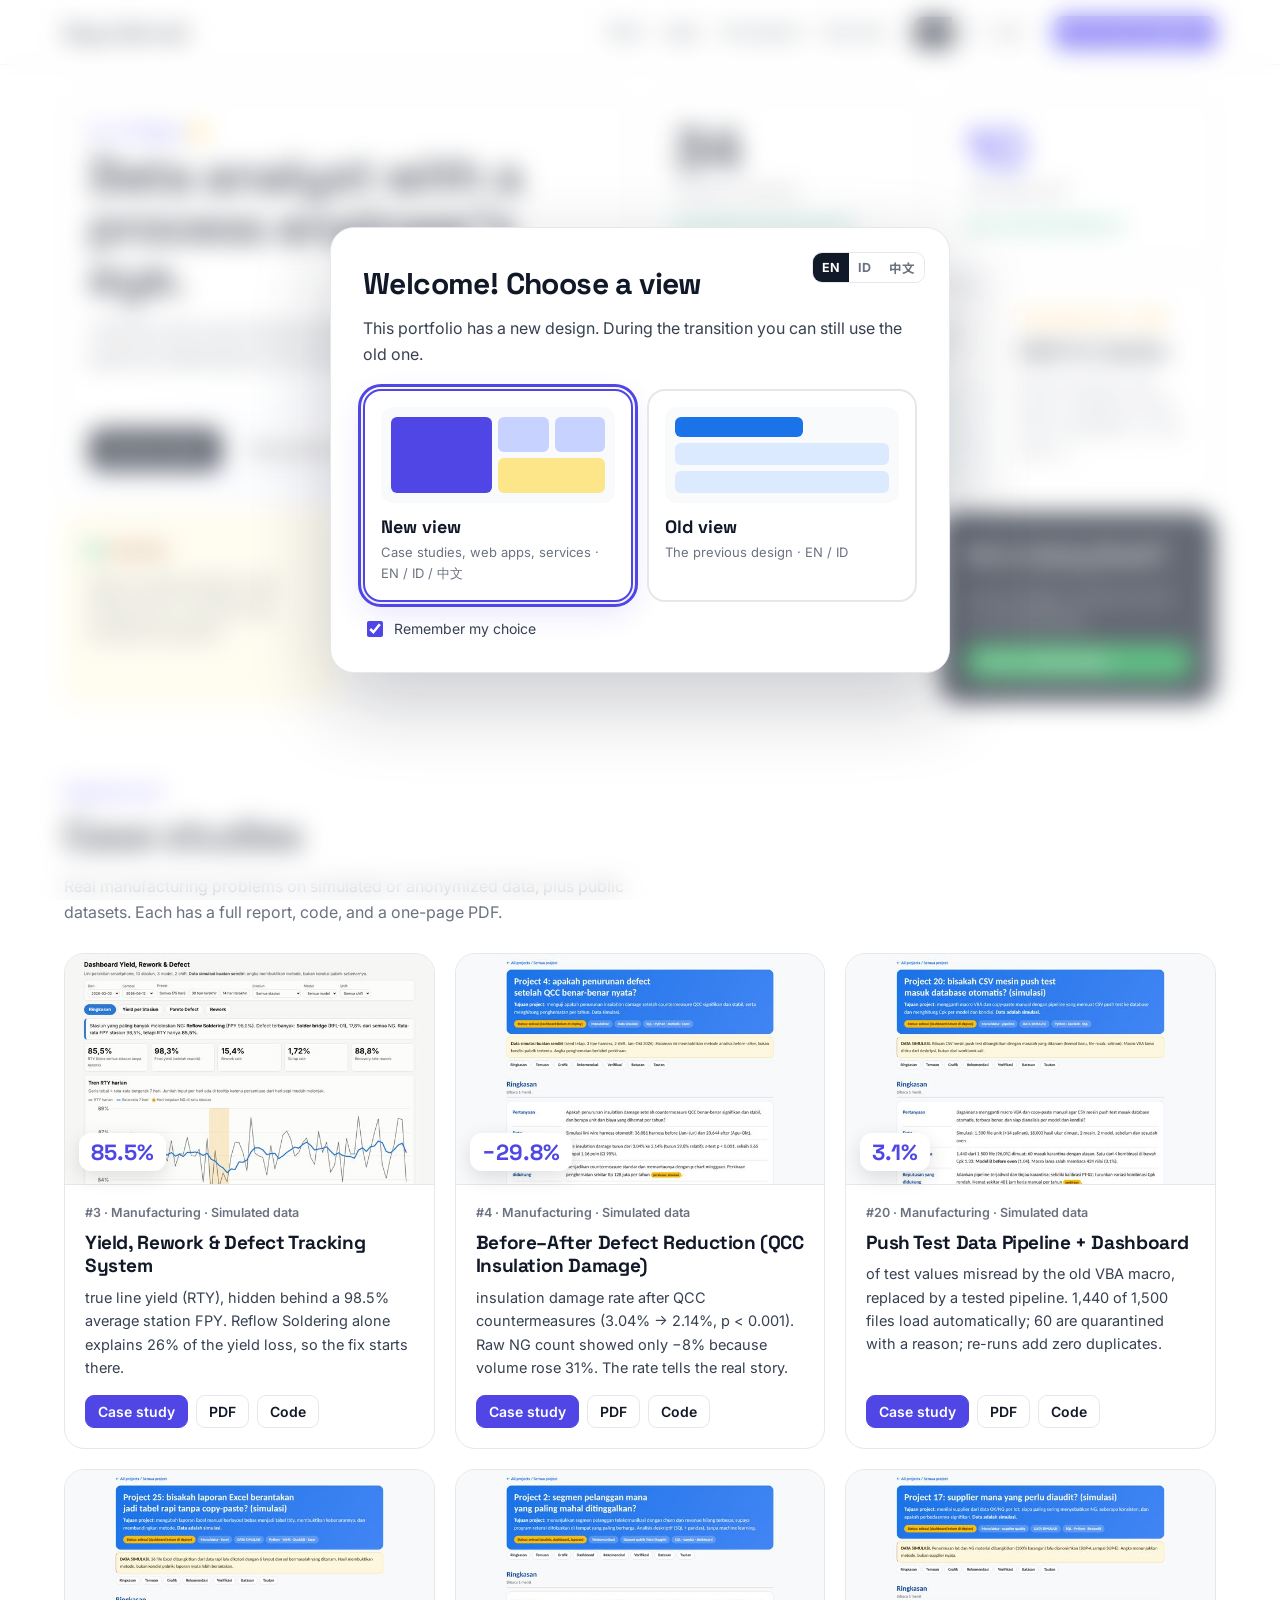
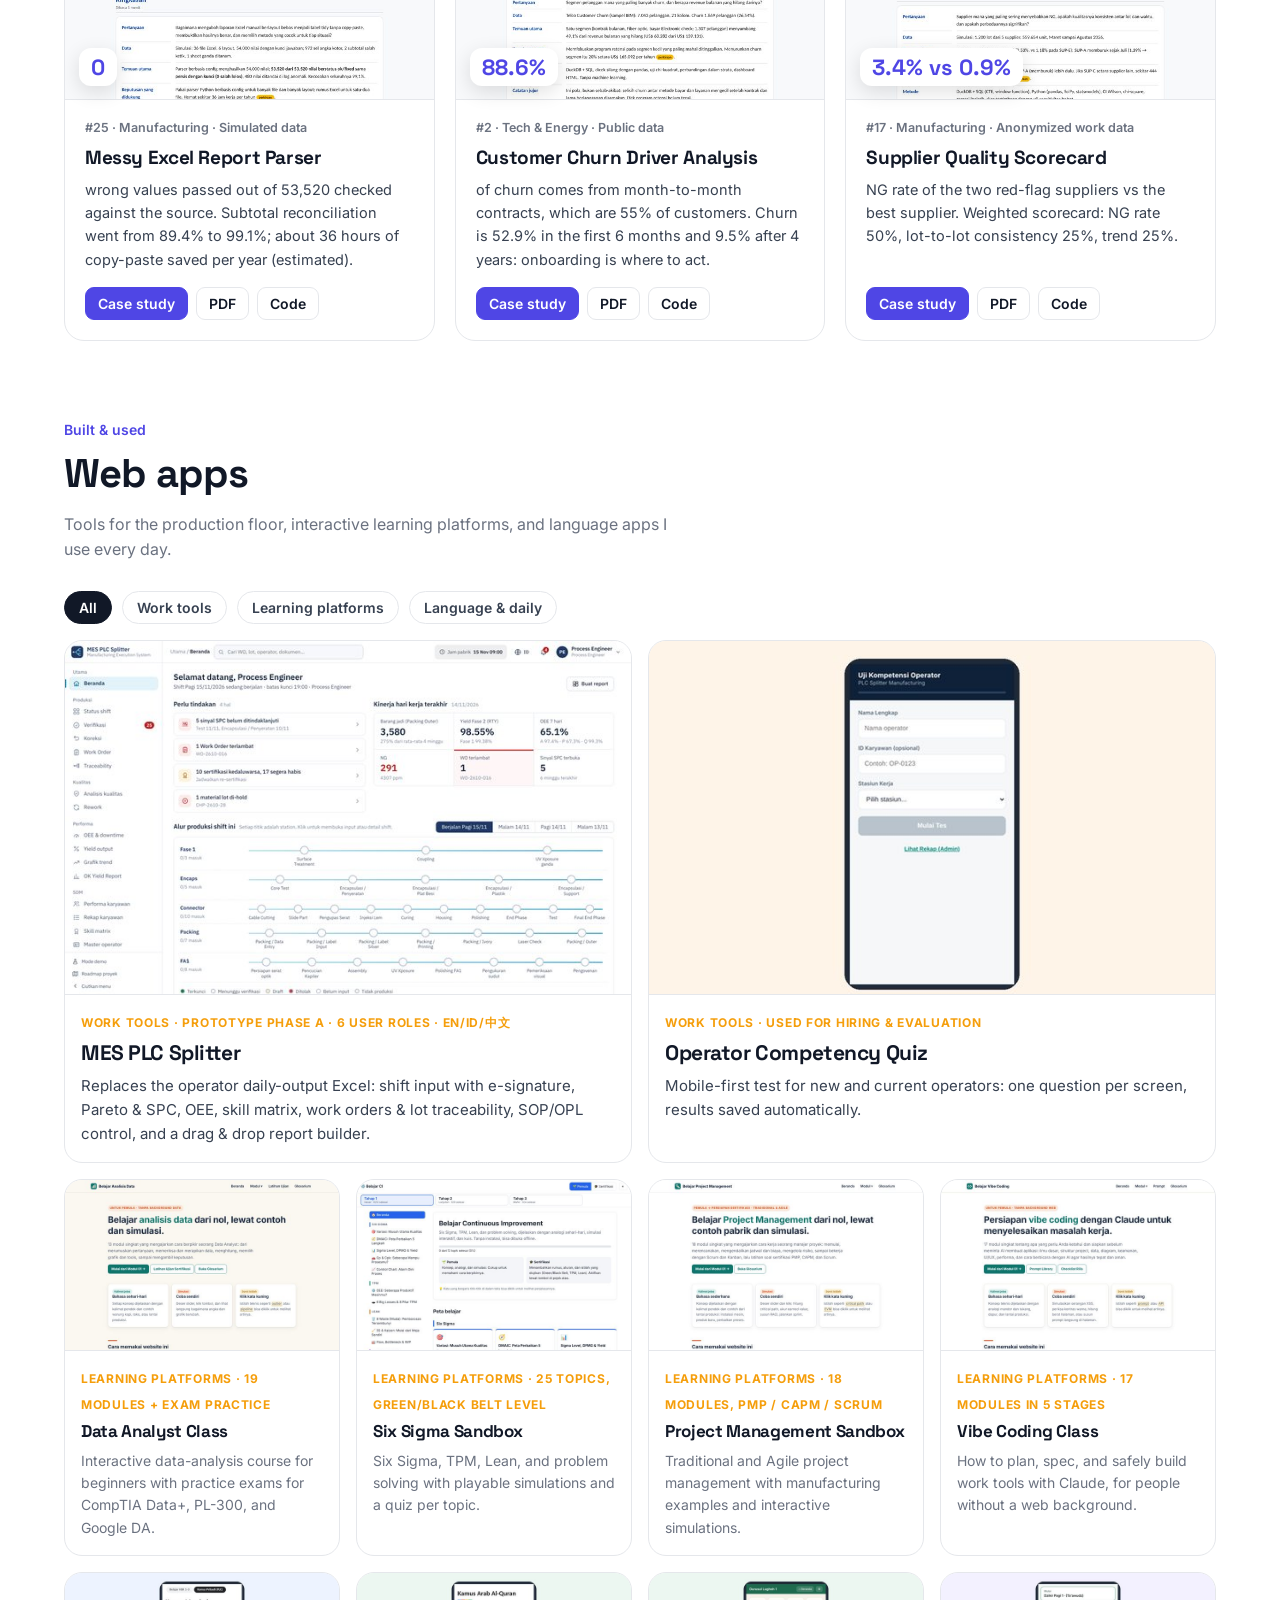
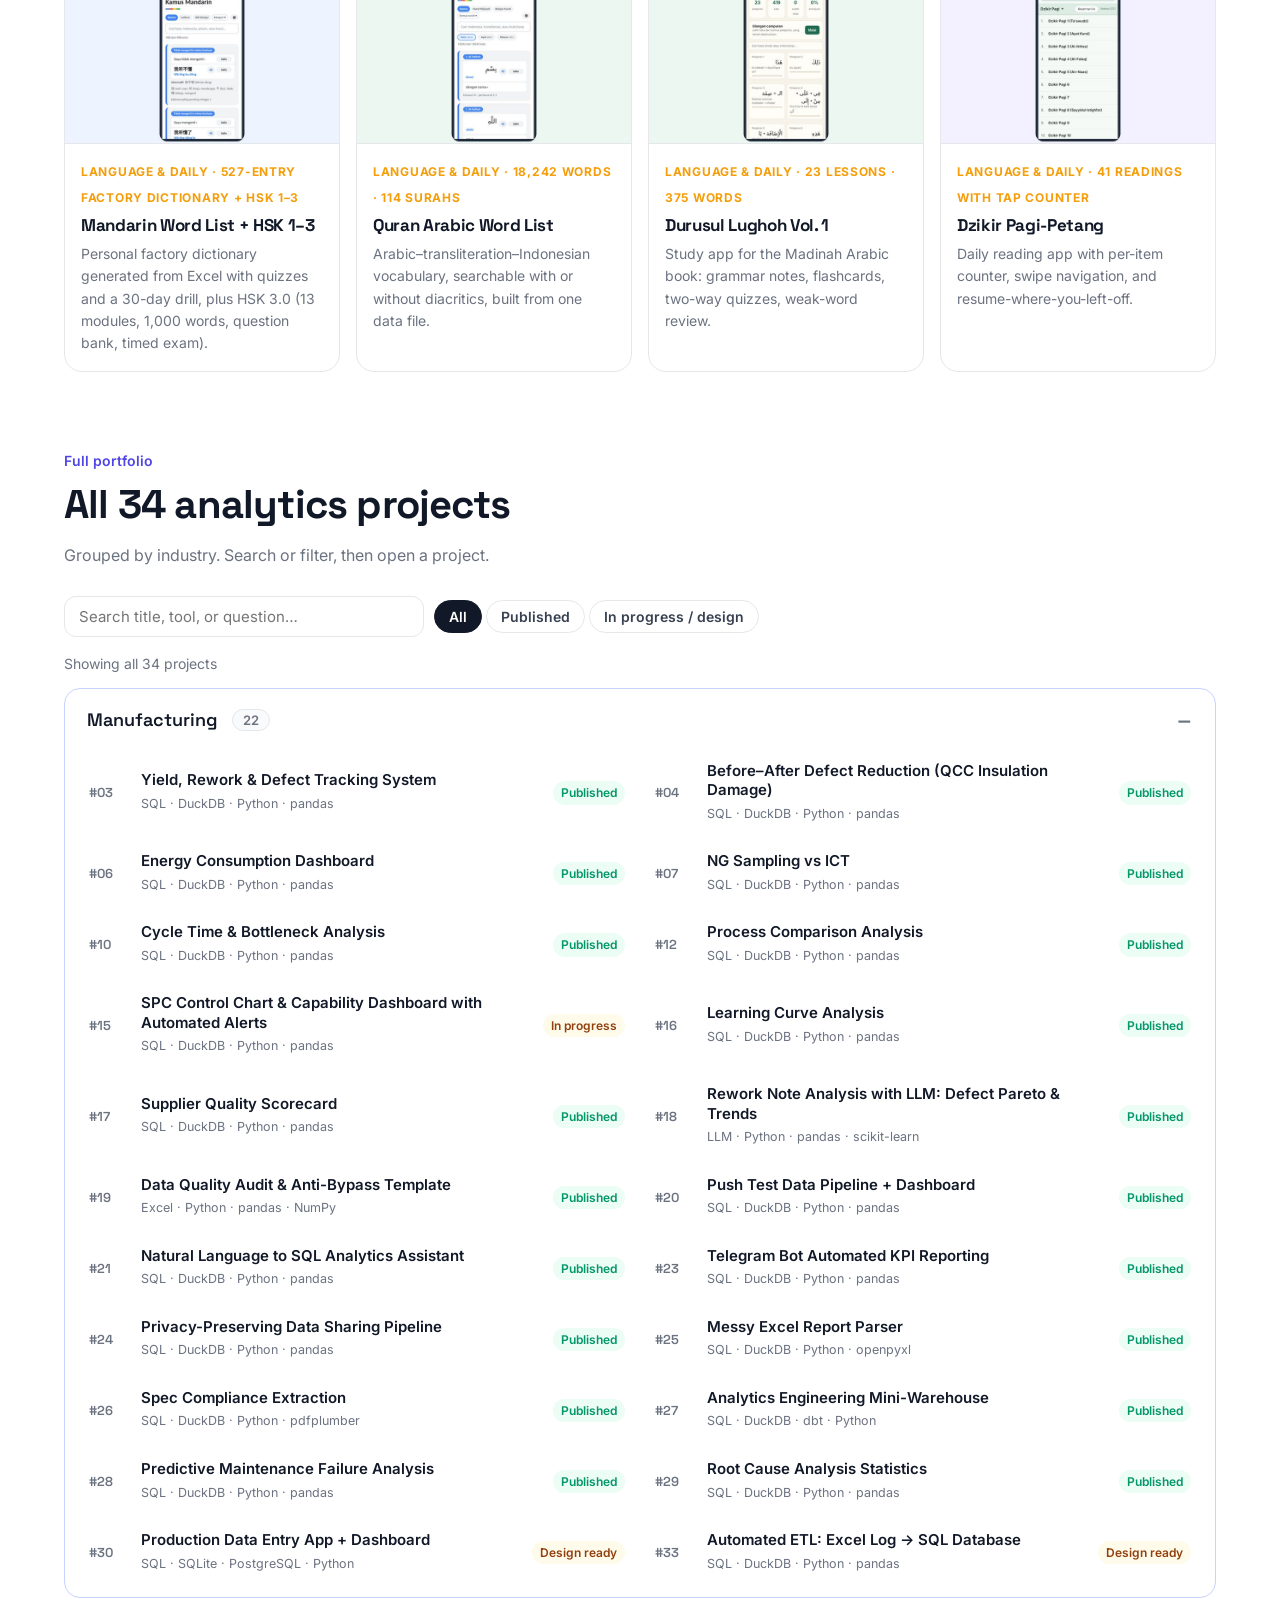
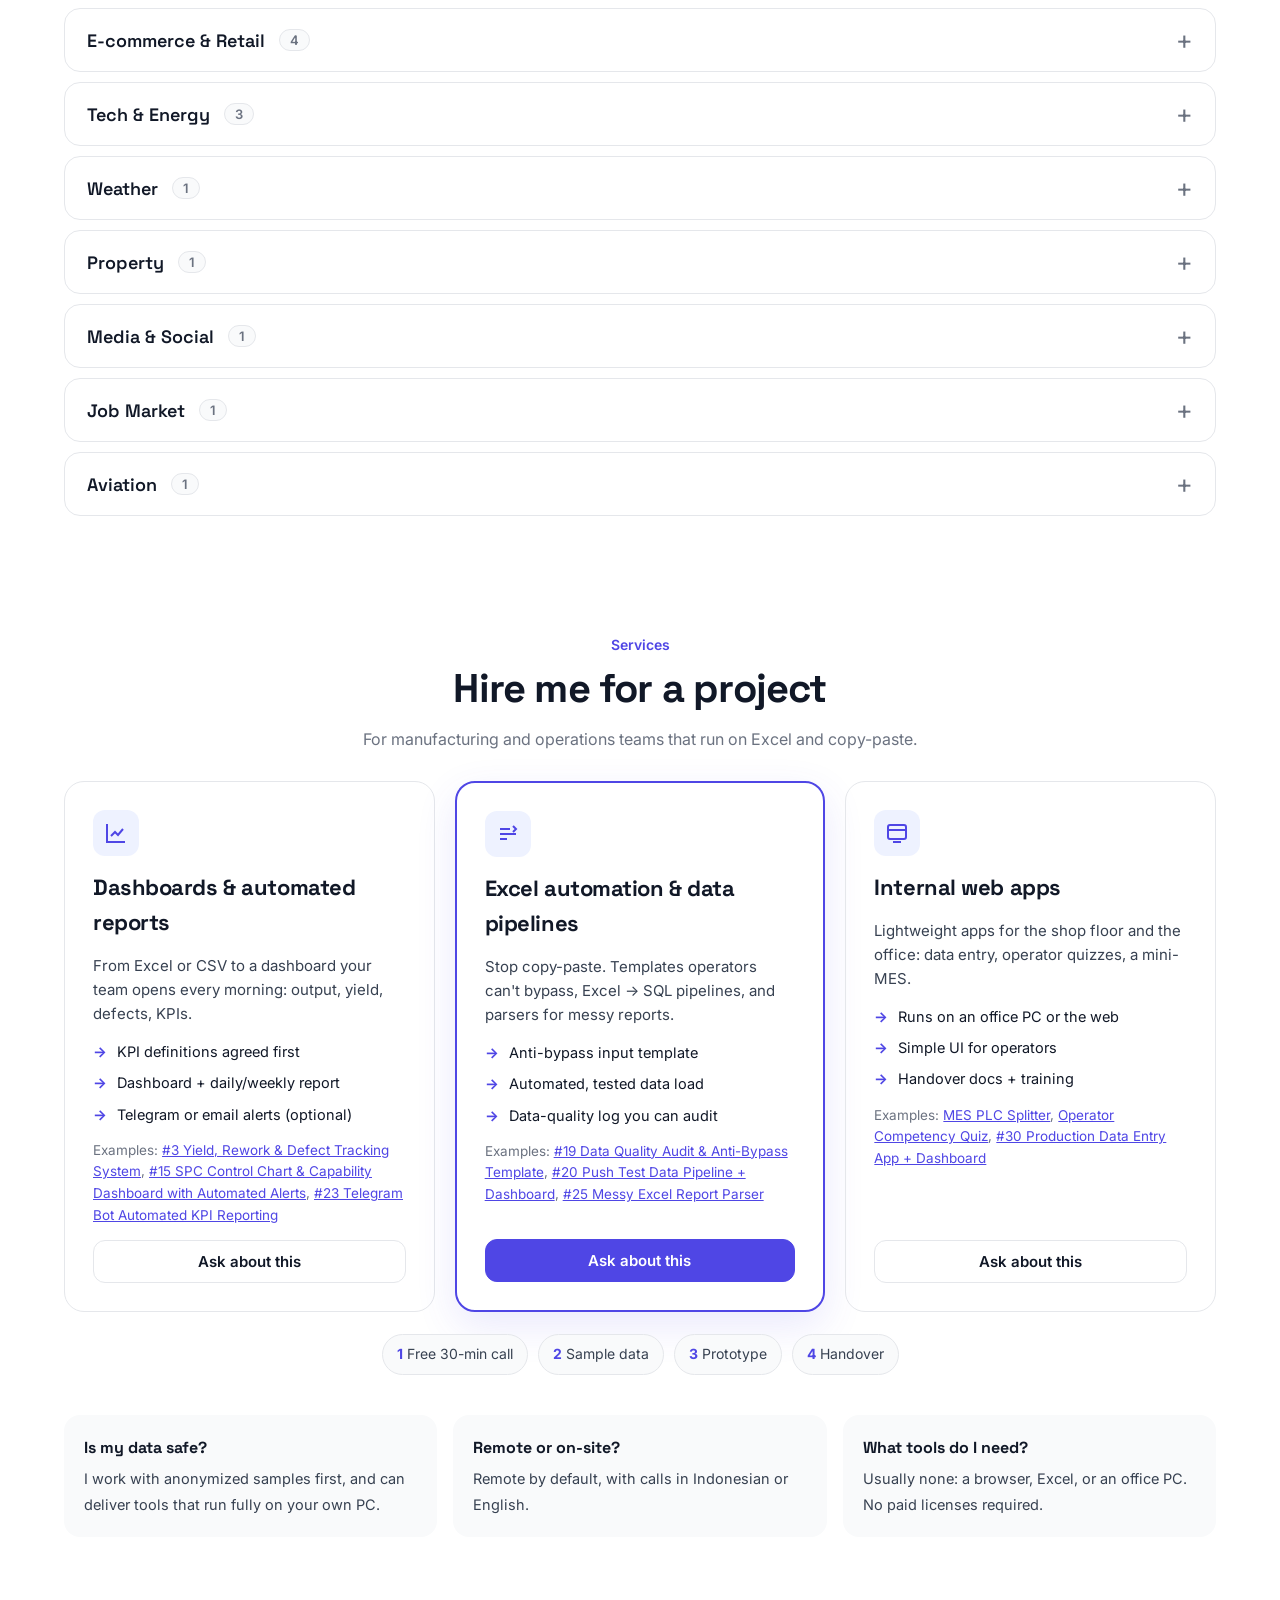
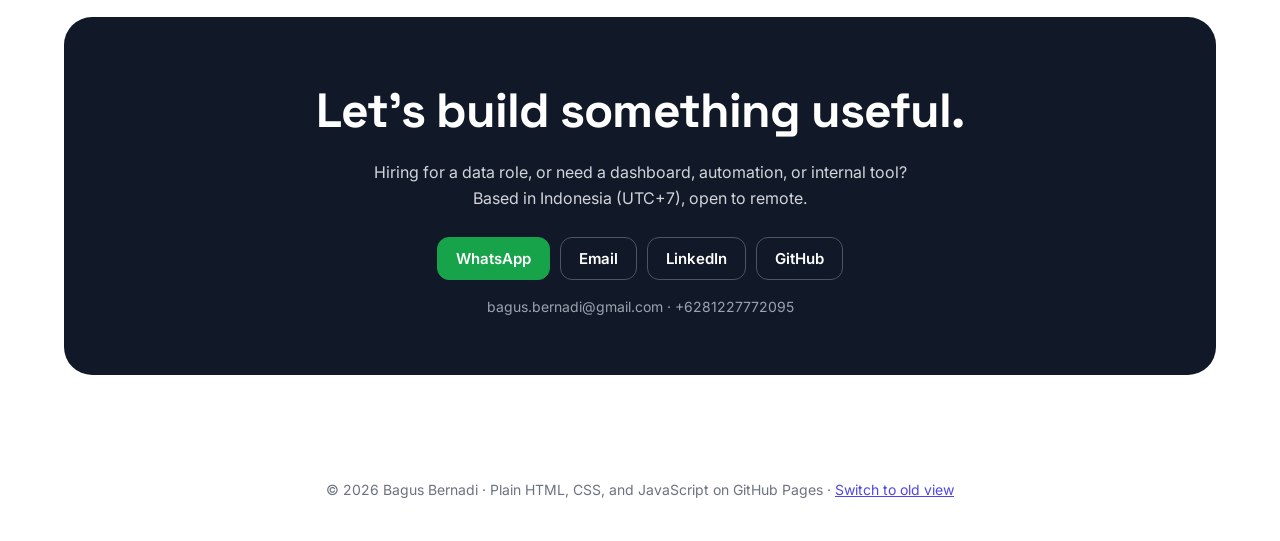
<file: index.html>
<!DOCTYPE html>
<html lang="en">
<head>
<meta charset="utf-8">
<meta name="viewport" content="width=device-width,initial-scale=1">
<title>Bagus Bernadi · Data Analyst & Tool Builder</title>
<meta name="description" content="Portfolio of Bagus Bernadi, Process Engineer turned Data Analyst: 34 analytics projects and 10 web apps. Manufacturing analytics, dashboards, Excel automation, and internal tools.">
<meta property="og:title" content="Bagus Bernadi · Data Analyst & Tool Builder">
<meta property="og:description" content="34 analytics projects and 10 web apps: manufacturing analytics, SQL, Python, dashboards, Excel automation, and internal tools.">
<meta property="og:type" content="website">
<meta property="og:url" content="https://bagusbernadi.github.io/">
<meta property="og:image" content="https://bagusbernadi.github.io/assets/thumbs/p3d.jpg">
<meta name="twitter:card" content="summary_large_image">
<script>/* view chooser: ?view=new|classic, saved choice in localStorage "view" */
(function(){try{var q=new URLSearchParams(location.search).get("view");if(q==="new"||q==="classic")localStorage.setItem("view",q);
if((q||localStorage.getItem("view"))==="classic"){var u=new URLSearchParams(location.search);u.delete("view");var s=u.toString();location.replace("classic/"+(s?"?"+s:"")+location.hash);}}catch(e){}})();</script>
<link rel="icon" href="assets/favicon.svg" type="image/svg+xml">
<link rel="preconnect" href="https://fonts.googleapis.com"><link rel="preconnect" href="https://fonts.gstatic.com" crossorigin>
<link rel="stylesheet" href="https://fonts.googleapis.com/css2?family=Inter:wght@400;500;600;700&family=Noto+Sans+SC:wght@400;500;700&family=Space+Grotesk:wght@500;600;700&display=swap">
<link rel="stylesheet" href="assets/style.css?v=20261118b">
<script type="application/ld+json">{"@context":"https://schema.org","@type":"Person","name":"Bagus Bernadi","jobTitle":"Process Engineer → Data Analyst","url":"https://bagusbernadi.github.io/","sameAs":["https://github.com/bagusbernadi","https://www.linkedin.com/in/bagus-bernadi/"],"knowsAbout":["SQL","Python","Statistics","SPC","Dashboards","Excel automation","Manufacturing analytics"]}</script>
</head>
<body>
<nav class="top" aria-label="Main"><div class="wrap bar">
 <a class="brand" href="#top">Bagus<span>.</span>Bernadi</a>
 <div class="links"><a href="#work" data-i="nav.work"></a><a href="#apps" data-i="nav.apps"></a><a href="#all" data-i="nav.all"></a><a href="#services" data-i="nav.svc"></a></div>
 <div class="lang" role="group" aria-label="Language"><button type="button" data-lang="en" aria-pressed="true">EN</button><button type="button" data-lang="id" aria-pressed="false">ID</button><button type="button" data-lang="zh" aria-pressed="false" lang="zh-CN">中文</button></div>
 <a class="btn acc sm" href="#contact" data-i="nav.cta"></a>
 <button class="menu" type="button" id="menuBtn" aria-expanded="false" aria-controls="drawer" aria-label="Menu"><span></span></button>
</div>
<div class="drawer" id="drawer"><a href="#work" data-i="nav.work"></a><a href="#apps" data-i="nav.apps"></a><a href="#all" data-i="nav.all"></a><a href="#services" data-i="nav.svc"></a><a href="#contact" data-i="nav.cta"></a></div>
</nav>

<main class="wrap" id="top">
<div class="bento">
 <div class="t intro"><div><div class="hi" data-i="hero.hi"></div><h1 data-i="hero.h1"></h1><p data-i="hero.p"></p></div>
  <div class="cta"><a class="btn pri" href="#work" data-i="hero.b1"></a><a class="btn" href="#services" data-i="hero.b2"></a></div></div>
 <div class="t num"><b id="nP"></b><span data-i="n.p"></span><small id="nD"></small></div>
 <div class="t num n2"><b id="nA"></b><span data-i="n.a"></span><small data-i="n.as"></small></div>
 <a class="t shot" href="https://bagusbernadi.github.io/mes-dup/" target="_blank" rel="noopener"><img src="assets/thumbs/mes.jpg" alt="MES PLC Splitter"><div><span class="k" data-i="shot.k"></span><h3>MES PLC Splitter</h3><p data-i="shot.p"></p></div></a>
 <div class="t open"><span class="dot"><i></i><span data-i="open.h"></span></span><p data-i="open.p"></p></div>
 <div class="t stack"><h3 data-i="stack.h"></h3><div class="chips" id="chips"></div></div>
 <div class="t talk"><h3 data-i="talk.h"></h3><p data-i="talk.p"></p><a class="btn wa sm" id="waT" target="_blank" rel="noopener" data-i="talk.b"></a></div>
</div>

<section id="work"><div class="sh"><div><div class="eb" data-i="work.eb"></div><h2 data-i="work.h"></h2><p data-i="work.p"></p></div></div>
 <div class="feat" id="feat"></div></section>

<section id="apps" style="padding-top:20px"><div class="sh"><div><div class="eb" data-i="apps.eb"></div><h2 data-i="apps.h"></h2><p data-i="apps.p"></p></div></div>
 <div class="tools" id="appF"></div>
 <div class="apps" id="apps2"></div></section>

<section id="all" style="padding-top:20px"><div class="sh"><div><div class="eb" data-i="all.eb"></div><h2 id="allT"></h2><p data-i="all.p"></p></div></div>
 <div class="tools"><input id="q" type="search" autocomplete="off"><span id="stF"></span><span id="skSel"></span></div>
 <div class="count" id="cnt" aria-live="polite"></div>
 <div class="acc" id="acc"></div></section>

<section id="services"><div class="sh" style="justify-content:center;text-align:center"><div><div class="eb" data-i="svc.eb"></div><h2 data-i="svc.h"></h2><p style="margin-inline:auto" data-i="svc.p"></p></div></div>
 <div class="svc" id="svc"></div><div class="steps" id="steps"></div>
 <div class="faq" id="faq"></div></section>

<section id="contact" style="padding-top:20px"><div class="end"><h2 data-i="end.h"></h2><p data-i="end.p"></p><div class="cta" id="cb"></div><span class="addr" id="addr"></span></div></section>
</main>
<footer><span id="foot"></span> · <a href="classic/?view=classic" id="toClassic"></a></footer>
<div class="vw" id="vw" hidden>
 <div class="vw-box" role="dialog" aria-modal="true" aria-labelledby="vwT" aria-describedby="vwP">
  <div class="vw-lang" id="vwLang"><button type="button" data-l="en">EN</button><button type="button" data-l="id">ID</button><button type="button" data-l="zh" lang="zh-CN">中文</button></div>
  <h2 id="vwT"></h2><p id="vwP"></p>
  <div class="vw-opts">
   <button type="button" class="vw-opt new" id="vwNew"><span class="vw-pv"><i></i><i></i><i></i><i></i></span><b id="vwNewT"></b><small id="vwNewS"></small></button>
   <button type="button" class="vw-opt old" id="vwOld"><span class="vw-pv"><i></i><i></i><i></i></span><b id="vwOldT"></b><small id="vwOldS"></small></button>
  </div>
  <label class="vw-rem"><input type="checkbox" id="vwRem" checked> <span id="vwRemT"></span></label>
 </div>
</div>
<button class="totop" id="totop" type="button" aria-label="Back to top">↑</button>

<script src="data/projects.js?v=20261118b"></script>
<script src="data/showcase.js?v=20261118b"></script>
<script src="assets/app.js?v=20261118b"></script>
</body>
</html>
</file>
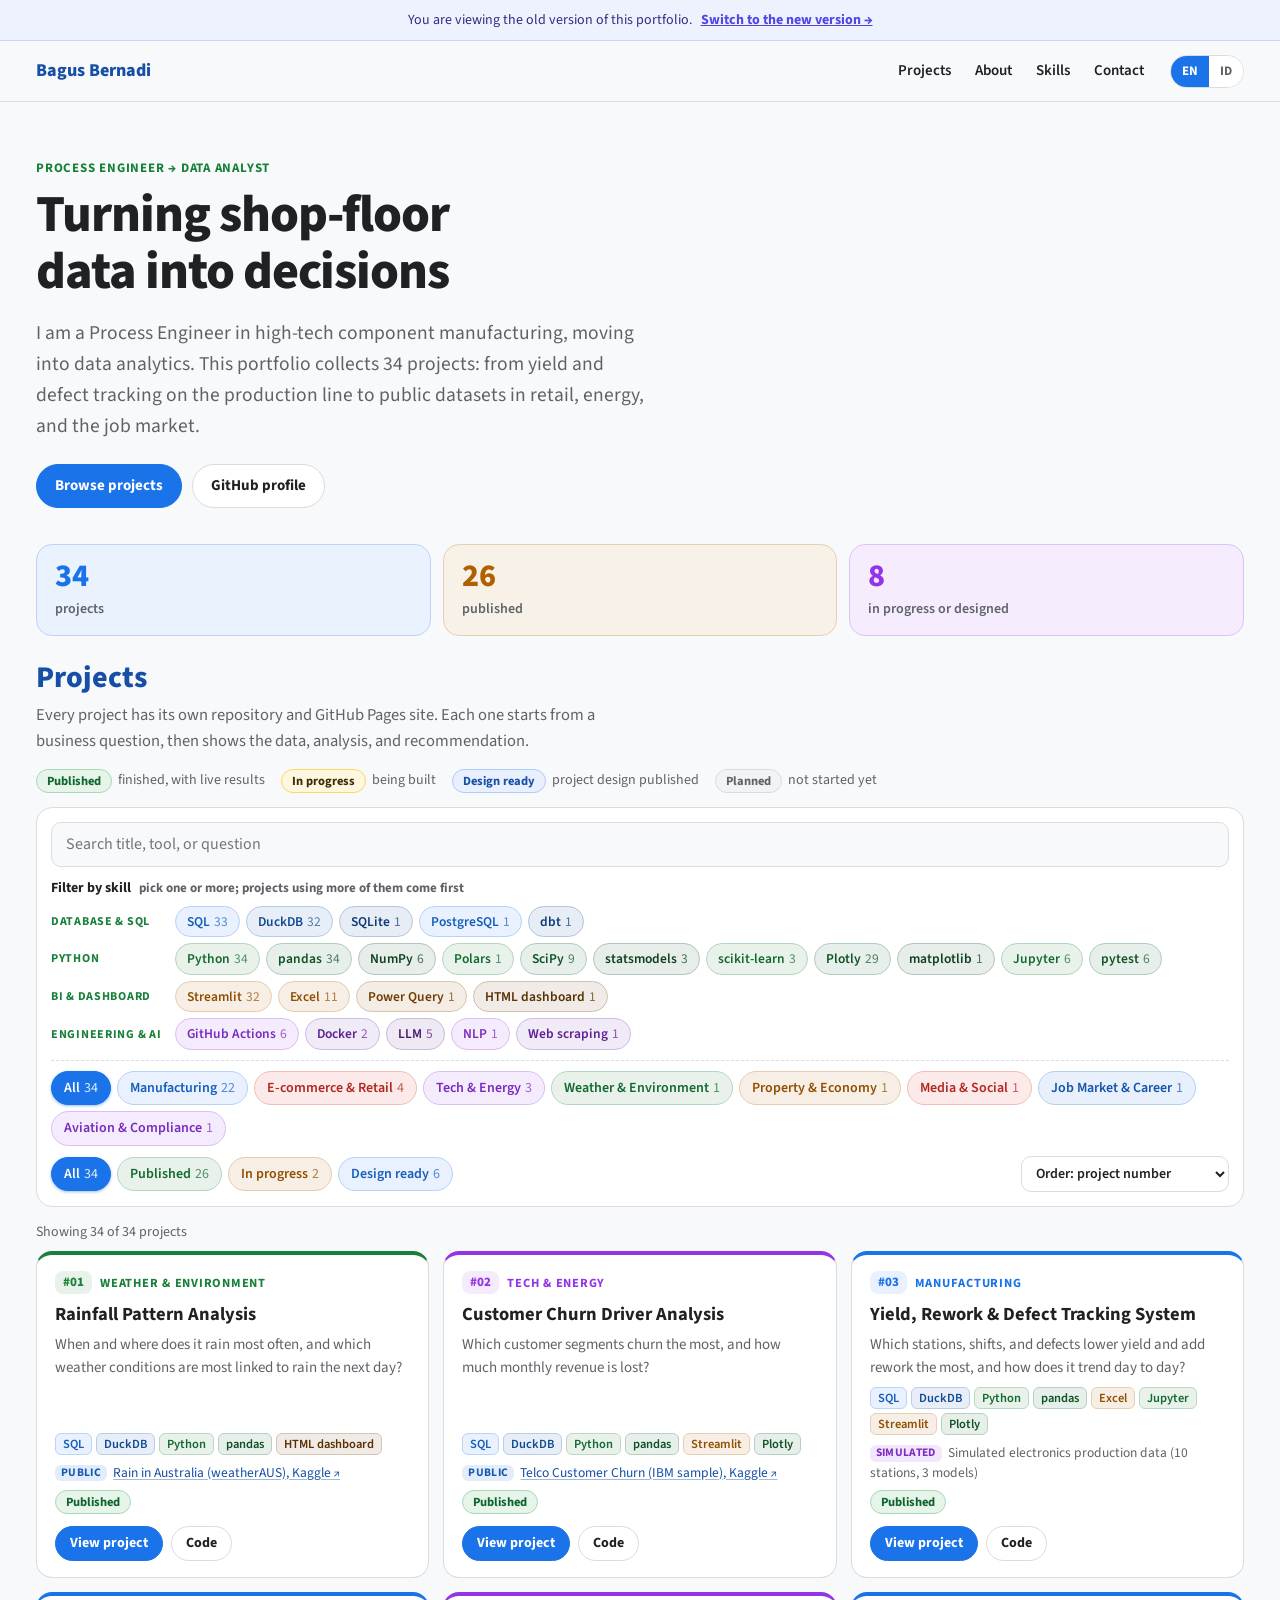
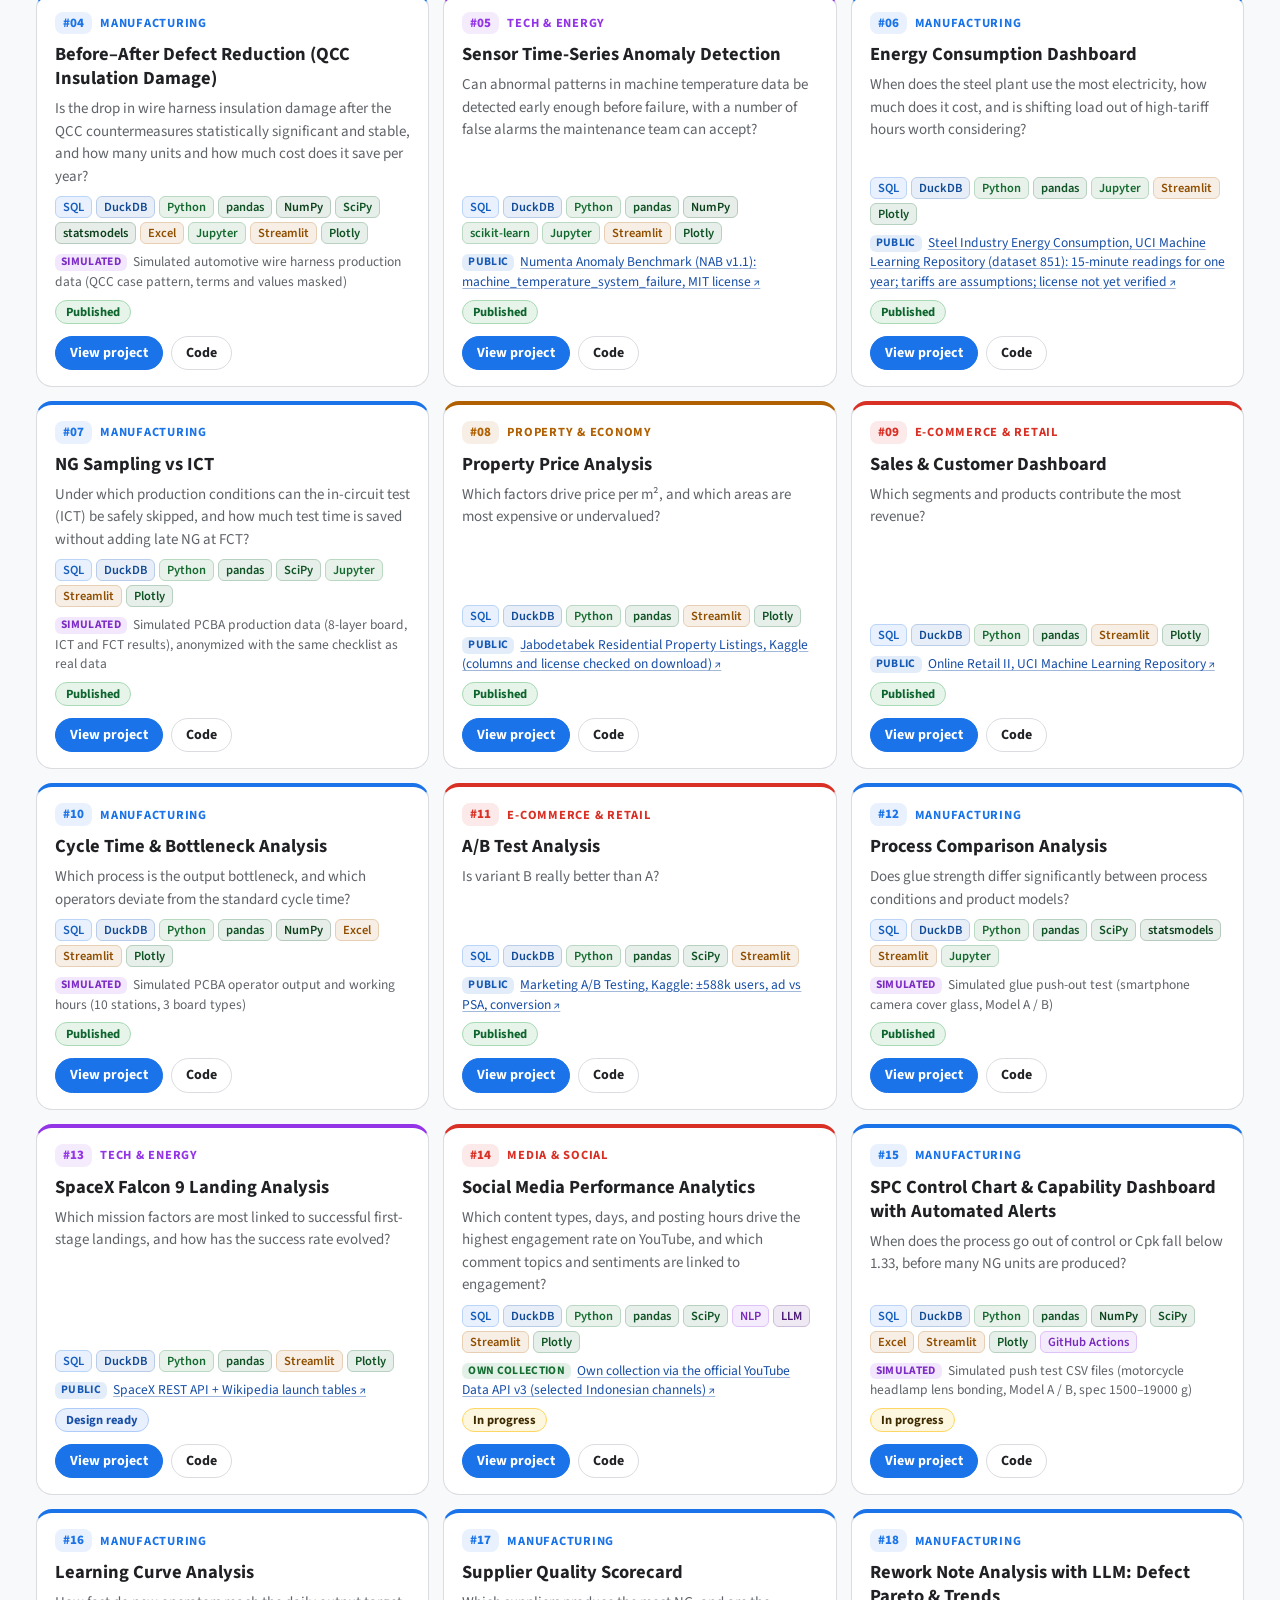
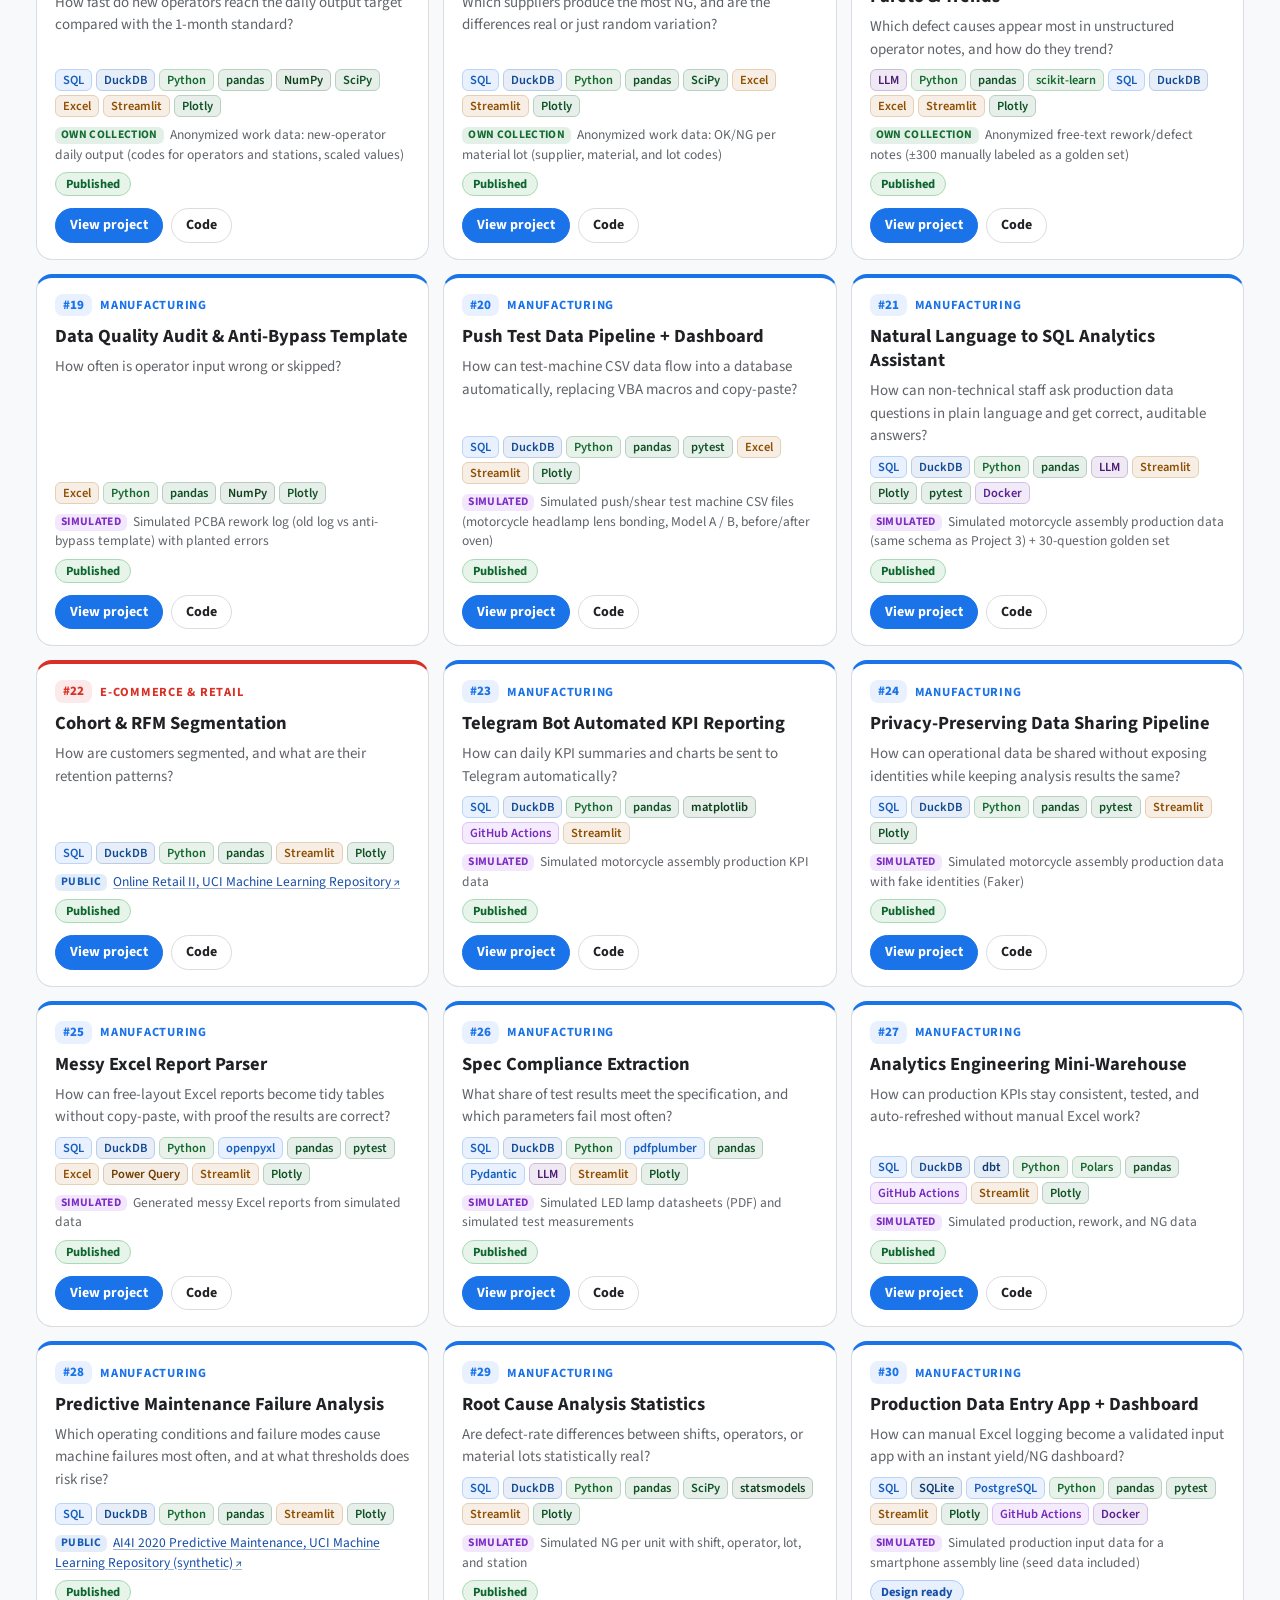
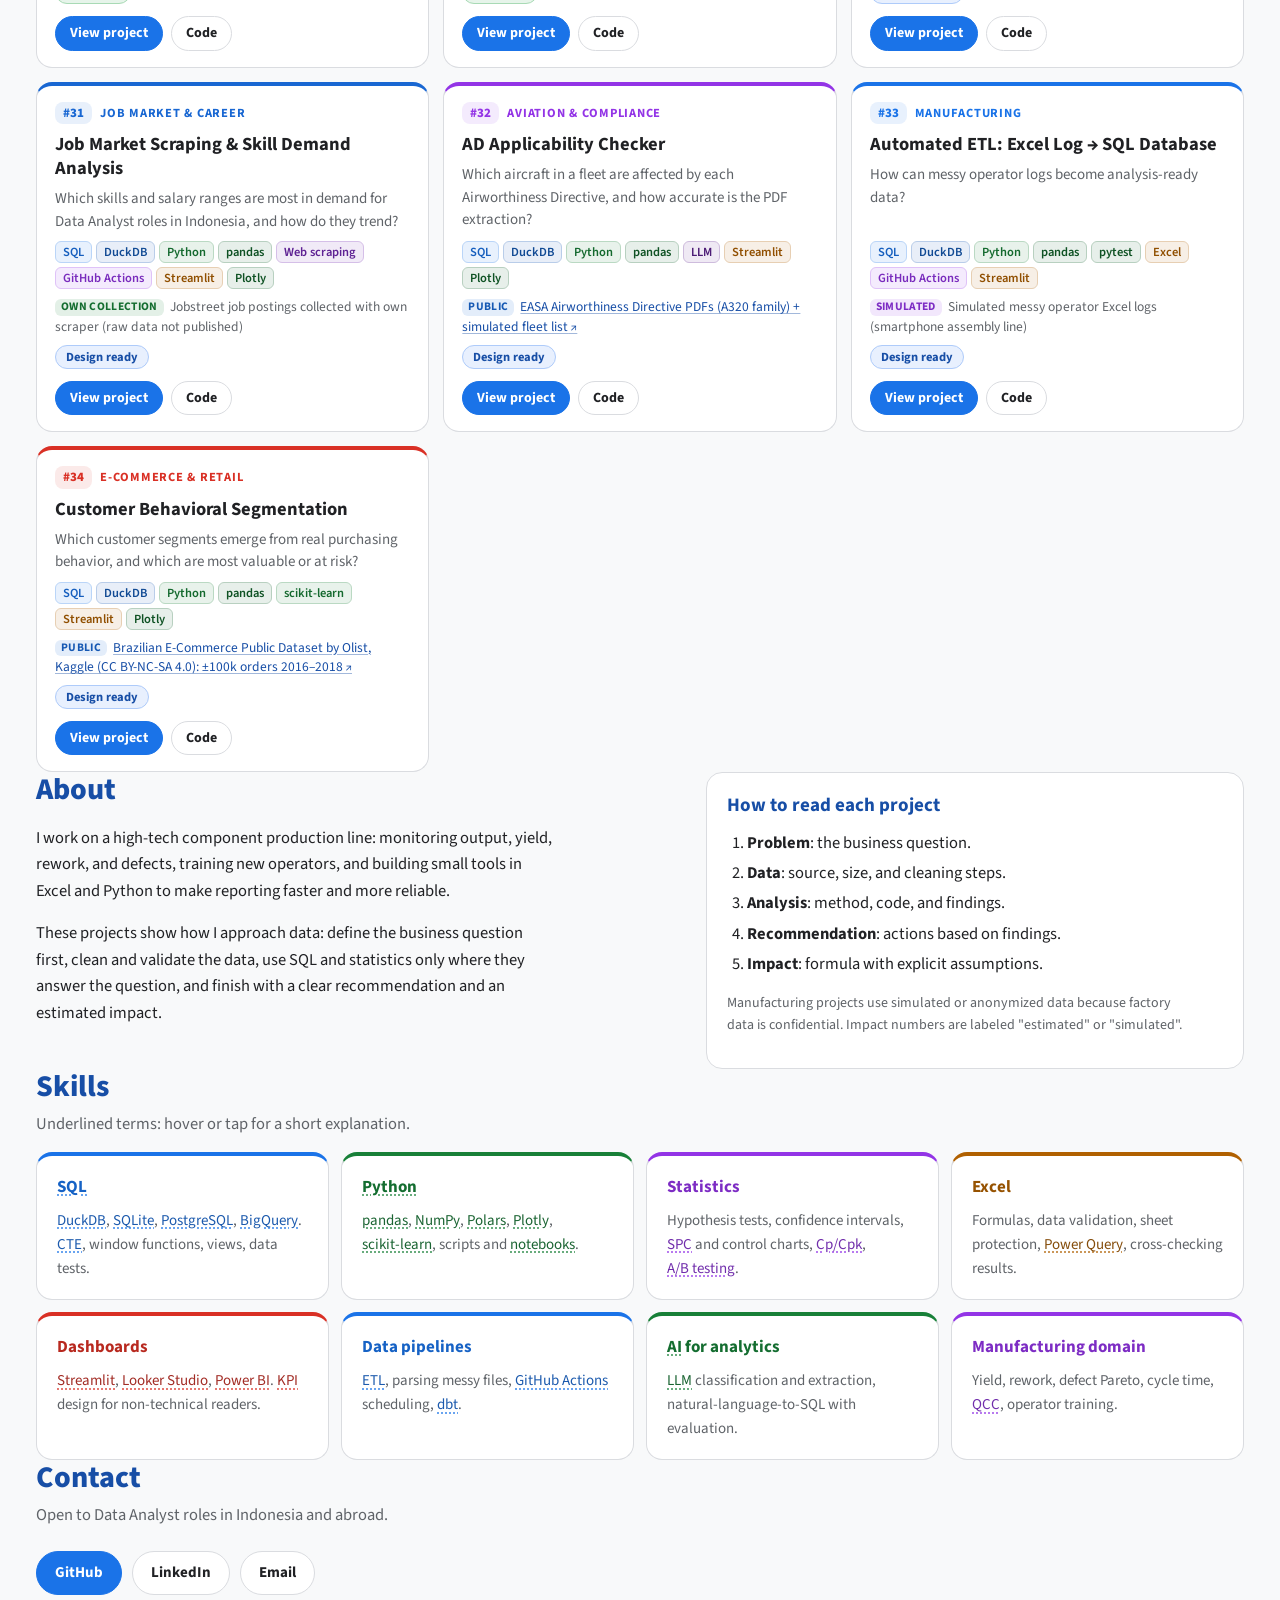
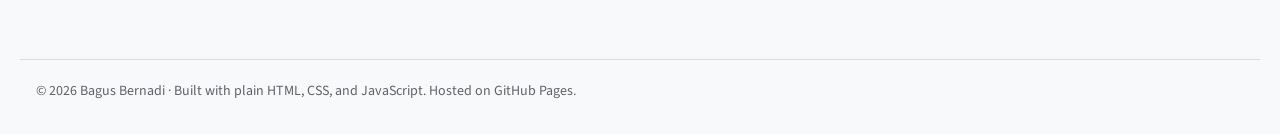
<file: classic/index.html>
<!doctype html>
<html lang="en">
<head>
<meta charset="utf-8">
<meta name="viewport" content="width=device-width,initial-scale=1">
<title>Bagus Bernadi · Data Analyst Portfolio (classic)</title>
<link rel="canonical" href="https://bagusbernadi.github.io/">
<meta name="robots" content="noindex">
<meta name="description" content="Data Analyst portfolio of Bagus Bernadi: 34 projects in manufacturing analytics, SQL, Python, statistics, and dashboards.">
<meta property="og:title" content="Bagus Bernadi · Data Analyst Portfolio">
<meta property="og:description" content="34 data projects: manufacturing analytics, SQL, Python, statistics, and dashboards.">
<meta property="og:type" content="website">
<link rel="icon" href="../assets/favicon.svg" type="image/svg+xml">
<link rel="preconnect" href="https://fonts.googleapis.com"><link rel="preconnect" href="https://fonts.gstatic.com" crossorigin>
<link rel="stylesheet" href="https://fonts.googleapis.com/css2?family=Source+Sans+3:wght@400;600;700;800&display=swap">
<link rel="stylesheet" href="style.css?v=20261118a">
</head>
<body>
<div class="newbar" role="note"><span data-nb></span> <a href="../?view=new" data-nb-link></a></div>
<script>(function(){var l=(function(){try{return localStorage.getItem("lang")}catch(e){return null}})()||((navigator.language||"").slice(0,2));var t={en:["You are viewing the old version of this portfolio.","Switch to the new version →"],id:["Anda sedang melihat tampilan lama portofolio ini.","Pindah ke tampilan baru →"],zh:["您正在浏览旧版作品集。","切换到新版 →"]}[l]||null;t=t||["You are viewing the old version of this portfolio.","Switch to the new version →"];document.querySelector("[data-nb]").textContent=t[0];document.querySelector("[data-nb-link]").textContent=t[1];document.querySelector("[data-nb-link]").addEventListener("click",function(){try{localStorage.setItem("view","new")}catch(e){}});})();</script>

<header class="top">
 <div class="wrap bar">
  <a class="brand" href="#top" id="brand">Bagus Bernadi</a>
  <nav aria-label="Main">
   <a href="#projects" data-i="nav.projects">Projects</a>
   <a href="#about" data-i="nav.about">About</a>
   <a href="#skills" data-i="nav.skills">Skills</a>
   <a href="#contact" data-i="nav.contact">Contact</a>
  </nav>
  <div class="lang" role="group" aria-label="Language">
   <button type="button" data-lang="en" aria-pressed="true">EN</button><button type="button" data-lang="id" aria-pressed="false">ID</button>
  </div>
 </div>
</header>

<main id="top">
 <section class="hero wrap">
  <p class="eyebrow" id="role"></p>
  <h1 data-i="hero.title">Turning shop-floor data into decisions</h1>
  <p class="lead" data-i="hero.lead">I am a Process Engineer in high-tech component manufacturing, moving into data analytics. This portfolio collects 34 projects: from yield and defect tracking on the production line to public datasets in retail, energy, and the job market.</p>
  <div class="cta"><a class="btn pri" href="#projects" data-i="hero.cta1">Browse projects</a><a class="btn" id="ghLink" href="https://github.com/bagusbernadi" target="_blank" rel="noopener" data-i="hero.cta2">GitHub profile</a></div>
  <div class="stats" id="stats"></div>
 </section>

 <section id="projects" class="wrap">
  <h2 data-i="proj.title">Projects</h2>
  <p class="sub" data-i="proj.sub">Every project has its own repository and GitHub Pages site. Each one starts from a business question, then shows the data, analysis, and recommendation.</p>
  <div class="legend" id="legend"></div>
  <div class="filters">
   <label class="search"><span class="sr" data-i="f.search">Search</span><input id="q" type="search" data-ph="f.ph" placeholder="Search title, tool, or question"></label>
   <div class="skillf" id="fSkill" role="group" aria-label="Skills"></div>
   <div class="fgroup" id="fCat" role="group" aria-label="Category"></div>
   <div class="frow">
    <div class="fgroup" id="fStatus" role="group" aria-label="Status"></div>
    <select id="sort" aria-label="Sort"><option value="no" data-i="s.no">Order: project number</option><option value="status" data-i="s.status">Order: most complete first</option><option value="skill" data-i="s.skill">Order: most matching skills</option></select>
   </div>
  </div>
  <p class="count" id="count" aria-live="polite"></p>
  <div class="grid" id="grid"></div>
  <p class="empty" id="empty" hidden data-i="f.empty">No project matches the filter.</p>
 </section>

 <section id="about" class="wrap two">
  <div>
   <h2 data-i="about.title">About</h2>
   <p data-i="about.p1">I work on a high-tech component production line: monitoring output, yield, rework, and defects, training new operators, and building small tools in Excel and Python to make reporting faster and more reliable.</p>
   <p data-i="about.p2">These projects show how I approach data: define the business question first, clean and validate the data, use SQL and statistics only where they answer the question, and finish with a clear recommendation and an estimated impact.</p>
  </div>
  <div class="card note">
   <h3 data-i="about.h3">How to read each project</h3>
   <ol>
    <li data-i="about.l1"><b>Problem</b>: the business question.</li>
    <li data-i="about.l2"><b>Data</b>: source, size, and cleaning steps.</li>
    <li data-i="about.l3"><b>Analysis</b>: method, code, and findings.</li>
    <li data-i="about.l4"><b>Recommendation</b>: actions based on findings.</li>
    <li data-i="about.l5"><b>Impact</b>: formula with explicit assumptions.</li>
   </ol>
   <p class="small" data-i="about.note">Manufacturing projects use simulated or anonymized data because factory data is confidential. Impact numbers are labeled "estimated" or "simulated".</p>
  </div>
 </section>

 <section id="skills" class="wrap">
  <h2 data-i="skills.title">Skills</h2>
  <p class="sub" data-i="skills.sub">Underlined terms: hover or tap for a short explanation.</p>
  <div class="skills" id="skillGrid"></div>
 </section>

 <section id="contact" class="wrap">
  <h2 data-i="contact.title">Contact</h2>
  <p class="sub" data-i="contact.sub">Open to Data Analyst roles in Indonesia and abroad.</p>
  <div class="cta" id="contactLinks"></div>
 </section>
</main>

<footer class="wrap foot"><span id="year"></span> · <span data-i="foot">Built with plain HTML, CSS, and JavaScript. Hosted on GitHub Pages.</span></footer>

<script src="../data/projects.js?v=20261118a"></script>
<script src="app.js?v=20261118a"></script>
</body>
</html>
</file>
<file: assets/style.css>
:root{--ink:#111827;--ink2:#374151;--mut:#6b7280;--line:#e5e7eb;--soft:#f9fafb;--acc:#4f46e5;--accS:#eef2ff;--hi:#f59e0b;--hiS:#fffbeb;--ok:#059669;--r:20px;--f:Inter,system-ui,sans-serif;--h:"Space Grotesk",Inter,system-ui,sans-serif}
*{box-sizing:border-box}html{scroll-behavior:smooth;scroll-padding-top:76px}
body{margin:0;background:#fff;color:var(--ink);font:16px/1.6 var(--f)}a{color:inherit}
h1,h2,h3{font-family:var(--h);margin:0;letter-spacing:-.02em}.wrap{max-width:1200px;margin:0 auto;padding:0 24px}
nav.top{position:sticky;top:0;z-index:10;background:rgba(255,255,255,.9);backdrop-filter:blur(10px);border-bottom:1px solid var(--line)}
.bar{display:flex;align-items:center;gap:22px;height:64px}.brand{font:700 18px var(--h);text-decoration:none}.brand span{color:var(--acc)}
.links{display:flex;gap:20px;margin-left:auto}.links a{text-decoration:none;font-weight:500;color:var(--ink2);font-size:15px}.links a:hover{color:var(--acc)}
.btn{display:inline-flex;align-items:center;gap:8px;padding:11px 18px;border-radius:12px;font:600 15px var(--f);text-decoration:none;border:1px solid var(--line);background:#fff;cursor:pointer;color:var(--ink)}
.btn:hover{border-color:#9ca3af}.btn.pri{background:var(--ink);border-color:var(--ink);color:#fff}.btn.acc{background:var(--acc);border-color:var(--acc);color:#fff}.btn.wa{background:#16a34a;border-color:#16a34a;color:#fff}.btn.sm{padding:7px 12px;font-size:14px;border-radius:9px}
.bento{display:grid;grid-template-columns:repeat(4,1fr);grid-auto-rows:minmax(150px,auto);gap:16px;padding:32px 0 20px}
.t{border:1px solid var(--line);border-radius:var(--r);padding:24px;background:#fff;position:relative;overflow:hidden}
.t.intro{grid-column:1/3;grid-row:1/3;display:flex;flex-direction:column;justify-content:space-between;gap:20px;background:linear-gradient(160deg,#fff 55%,var(--accS))}
.intro .hi{font:600 15px var(--f);color:var(--acc)}.intro h1{font-size:clamp(32px,3.8vw,48px);line-height:1.06;margin:10px 0 14px}.intro p{color:var(--ink2);margin:0;font-size:17px}
.cta{display:flex;gap:10px;flex-wrap:wrap}
.num b{display:block;font:700 56px/1 var(--h);color:var(--ink)}.num span{color:var(--mut);font-size:15px}.num small{display:block;margin-top:10px;font-size:13px;color:var(--ok);font-weight:600}
.num.n2 b{color:var(--acc)}
.t.shot{grid-column:3/5;padding:0;display:flex;align-items:stretch;text-decoration:none}
.shot img{width:62%;object-fit:cover;object-position:left top;display:block;border-right:1px solid var(--line)}
.shot div{padding:20px;display:flex;flex-direction:column;justify-content:center;gap:6px}.shot .k{font-size:12px;font-weight:700;letter-spacing:.08em;text-transform:uppercase;color:var(--hi)}.shot h3{font-size:20px}.shot p{margin:0;font-size:14px;color:var(--mut)}
.t.open{background:var(--hiS);border-color:#fde68a}.open .dot{display:inline-flex;align-items:center;gap:8px;font-weight:700;font-size:14px;color:#92400e}.open .dot i{width:9px;height:9px;border-radius:50%;background:var(--ok);box-shadow:0 0 0 4px #a7f3d0}.open p{margin:10px 0 0;font-size:15px;color:var(--ink2)}
.t.stack{grid-column:2/4}.stack h3{font-size:15px;margin-bottom:12px;color:var(--mut);font-family:var(--f);font-weight:600}
.chips{display:flex;flex-wrap:wrap;gap:6px}.chips span{font-size:13.5px;font-weight:600;padding:5px 11px;border-radius:99px;background:var(--soft);border:1px solid var(--line)}.chips span b{color:var(--acc);margin-left:4px;font-weight:700}
.t.talk{background:var(--ink);color:#fff;border-color:var(--ink);display:flex;flex-direction:column;justify-content:space-between;gap:14px}.talk h3{font-size:22px}.talk p{margin:0;color:#d1d5db;font-size:14px}
section{padding:60px 0}.sh{display:flex;justify-content:space-between;align-items:end;gap:20px;flex-wrap:wrap;margin-bottom:28px}
.sh h2{font-size:clamp(28px,3.4vw,40px)}.sh p{margin:6px 0 0;color:var(--mut);max-width:620px}.eb{font:600 14px var(--f);color:var(--acc);margin-bottom:4px}
.feat{display:grid;grid-template-columns:repeat(3,1fr);gap:20px}
.fc{border:1px solid var(--line);border-radius:var(--r);overflow:hidden;display:flex;flex-direction:column;background:#fff;transition:.2s}.fc:hover{box-shadow:0 18px 40px rgba(17,24,39,.08);transform:translateY(-3px)}
.fc .im{position:relative}.fc img{width:100%;aspect-ratio:16/10;object-fit:cover;object-position:top;display:block;border-bottom:1px solid var(--line)}
.fc .badge{position:absolute;left:14px;bottom:14px;background:#fff;border-radius:12px;padding:8px 12px;box-shadow:0 6px 20px rgba(0,0,0,.12);font:700 22px/1 var(--h);color:var(--acc)}
.fc .b{padding:18px 20px 20px;display:flex;flex-direction:column;gap:8px;flex:1}.fc .m{font-size:12.5px;font-weight:600;color:var(--mut)}.fc h3{font-size:19px;line-height:1.25}.fc p{margin:0;font-size:14.5px;color:var(--ink2)}
.fc .act{display:flex;gap:8px;margin-top:auto;padding-top:8px}
.apps{display:grid;grid-template-columns:repeat(4,1fr);gap:16px}
.ac{border:1px solid var(--line);border-radius:18px;overflow:hidden;text-decoration:none;display:flex;flex-direction:column;background:#fff;transition:.15s}.ac:hover{border-color:var(--acc)}
.ac.big{grid-column:span 2}.ac img{width:100%;aspect-ratio:16/10;object-fit:cover;object-position:top;display:block;border-bottom:1px solid var(--line)}
.ac .b{padding:14px 16px 16px}.ac .g{font-size:12px;font-weight:700;color:var(--hi);text-transform:uppercase;letter-spacing:.06em}.ac h3{font-size:17px;margin:2px 0 4px}.ac p{margin:0;font-size:14px;color:var(--mut)}
.ac.big h3{font-size:21px}.ac.big p{color:var(--ink2);font-size:15px}
.acc{display:grid;gap:10px}
details{border:1px solid var(--line);border-radius:16px;background:#fff}details[open]{border-color:#c7d2fe}
summary{list-style:none;cursor:pointer;padding:18px 22px;display:flex;align-items:center;gap:14px;font:600 18px var(--h)}summary::-webkit-details-marker{display:none}
summary .c{font:600 13px var(--f);color:var(--mut);background:var(--soft);border:1px solid var(--line);padding:2px 10px;border-radius:99px}
summary:after{content:"+";margin-left:auto;font:400 26px/1 var(--f);color:var(--mut)}details[open] summary:after{content:"−"}
.pl{padding:0 12px 12px;display:grid;grid-template-columns:1fr 1fr;gap:6px}
.pi{display:grid;grid-template-columns:42px 1fr auto;gap:10px;align-items:center;padding:10px 12px;border-radius:12px;text-decoration:none}.pi:hover{background:var(--soft)}
.pi .n{font:600 13px var(--h);color:var(--mut)}.pi b{font-weight:600;font-size:15px;display:block;line-height:1.3}.pi small{font-size:12.5px;color:var(--mut)}
.pi .s{font-size:12px;font-weight:600;padding:2px 8px;border-radius:99px}.pi .s.d{background:#ecfdf5;color:var(--ok)}.pi .s.w{background:var(--hiS);color:#92400e}
.svc{display:grid;grid-template-columns:repeat(3,1fr);gap:20px}
.sv{border:1px solid var(--line);border-radius:var(--r);padding:28px;display:flex;flex-direction:column;gap:14px}.sv.mid{border:2px solid var(--acc);box-shadow:0 14px 40px rgba(79,70,229,.12)}
.sv .ic{width:46px;height:46px;border-radius:12px;background:var(--accS);display:grid;place-items:center}.sv .ic svg{width:24px;height:24px;stroke:var(--acc)}
.sv h3{font-size:22px}.sv p{margin:0;color:var(--ink2);font-size:15px}.sv ul{margin:0;padding:0;list-style:none;display:grid;gap:8px;font-size:14.5px}
.sv li{display:flex;gap:10px}.sv li:before{content:"→";color:var(--acc);font-weight:700}.sv .btn{margin-top:auto;justify-content:center}
.steps{display:flex;gap:10px;flex-wrap:wrap;margin-top:22px;justify-content:center}.steps span{font-size:14px;color:var(--ink2);padding:8px 14px;border-radius:99px;background:var(--soft);border:1px solid var(--line)}.steps b{color:var(--acc)}
.end{border-radius:28px;background:var(--ink);color:#fff;padding:56px;text-align:center;margin-bottom:24px}
.end h2{font-size:clamp(30px,4vw,48px)}.end p{color:#d1d5db;margin:10px auto 26px;max-width:560px}.end .cta{justify-content:center}.end .btn:not(.wa){background:transparent;color:#fff;border-color:#4b5563}
footer{padding:20px 0 40px;color:var(--mut);font-size:14px;text-align:center}
@media(max-width:1000px){.bento{grid-template-columns:1fr 1fr}.t.intro{grid-column:1/3;grid-row:auto}.t.shot,.t.stack{grid-column:1/3}.feat{grid-template-columns:1fr 1fr}.apps{grid-template-columns:1fr 1fr}.svc{grid-template-columns:1fr}.pl{grid-template-columns:1fr}}
@media(max-width:640px){.links{display:none}.bento,.feat,.apps{grid-template-columns:1fr}.t.intro,.t.shot,.t.stack{grid-column:auto}.ac.big{grid-column:auto}.shot{flex-direction:column}.shot img{width:100%;border-right:0;border-bottom:1px solid var(--line)}.end{padding:32px 22px}.bar .btn{display:none}}
/* --- additions: full version --- */
:focus-visible{outline:3px solid var(--acc);outline-offset:2px;border-radius:6px}
.links a.on{color:var(--acc)}
.lang{display:flex;border:1px solid var(--line);border-radius:10px;overflow:hidden;margin-left:4px}
.lang button{border:0;background:#fff;padding:6px 10px;font:700 13px var(--f);color:var(--mut);cursor:pointer}.lang button[aria-pressed=true]{background:var(--ink);color:#fff}
.menu{display:none;border:1px solid var(--line);background:#fff;border-radius:10px;width:40px;height:38px;cursor:pointer;place-items:center}
.menu span,.menu span:before,.menu span:after{display:block;width:18px;height:2px;background:var(--ink);position:relative;content:""}.menu span:before{position:absolute;top:-6px}.menu span:after{position:absolute;top:6px}
.drawer{display:none;border-top:1px solid var(--line);padding:8px 24px 16px}.drawer a{display:block;padding:10px 0;text-decoration:none;font-weight:600;border-bottom:1px solid var(--soft)}
.drawer.open{display:block}
.chips button{font:600 13.5px var(--f);padding:5px 11px;border-radius:99px;background:var(--soft);border:1px solid var(--line);cursor:pointer;color:var(--ink)}.chips button b{color:var(--acc);margin-left:4px}
.chips button:hover{border-color:var(--acc)}
.tools{display:flex;gap:10px;flex-wrap:wrap;align-items:center;margin-bottom:16px}
.tools input{flex:1;min-width:220px;max-width:360px;padding:10px 14px;border:1px solid var(--line);border-radius:12px;font:15px var(--f)}
.fchip{border:1px solid var(--line);background:#fff;border-radius:99px;padding:7px 14px;font:600 14px var(--f);cursor:pointer;color:var(--ink2)}
.fchip[aria-pressed=true]{background:var(--ink);border-color:var(--ink);color:#fff}
.sel{display:inline-flex;align-items:center;gap:8px;background:var(--accS);color:var(--acc);border-radius:99px;padding:6px 8px 6px 14px;font-weight:700;font-size:14px}
.sel button{border:0;background:#fff;border-radius:99px;width:24px;height:24px;cursor:pointer;color:var(--acc);font-weight:700}
.count{font-size:14px;color:var(--mut);margin-bottom:12px}.empty{padding:30px;text-align:center;color:var(--mut);border:1px dashed var(--line);border-radius:16px}
.pi small q{quotes:none;display:block;color:var(--ink2);font-size:13px}
.faq{display:grid;grid-template-columns:repeat(3,1fr);gap:16px;margin-top:40px}.faq div{background:var(--soft);border-radius:16px;padding:20px}.faq b{display:block;margin-bottom:6px;font-family:var(--h)}.faq span{font-size:14.5px;color:var(--ink2)}
.end .addr{display:block;margin-top:16px;font-size:14px;color:#9ca3af}
.totop{position:fixed;right:18px;bottom:18px;width:44px;height:44px;border-radius:50%;border:1px solid var(--line);background:#fff;box-shadow:0 6px 20px rgba(0,0,0,.12);cursor:pointer;font-size:18px;opacity:0;pointer-events:none;transition:.2s;z-index:20}
.totop.show{opacity:1;pointer-events:auto}
@media(max-width:1000px){.faq{grid-template-columns:1fr}}
@media(max-width:640px){.menu{display:grid}.bar{gap:10px}.bar .lang{margin-left:auto}}
@media(prefers-reduced-motion:reduce){html{scroll-behavior:auto}*{transition:none!important}}
:lang(zh){--f:Inter,"PingFang SC","Hiragino Sans GB","Microsoft YaHei","Noto Sans SC",system-ui,sans-serif;--h:"Space Grotesk","PingFang SC","Microsoft YaHei","Noto Sans SC",Inter,system-ui,sans-serif}
:lang(zh) h1,:lang(zh) h2{letter-spacing:0}
@media(max-width:640px){.lang button{padding:6px 8px}}
/* --- view chooser popup (transition period) --- */
.vw{position:fixed;inset:0;z-index:100;display:grid;place-items:center;padding:20px;background:rgba(255,255,255,.35);-webkit-backdrop-filter:blur(12px) saturate(1.1);backdrop-filter:blur(12px) saturate(1.1);animation:vwIn .25s ease}
.vw[hidden]{display:none}
.vw-box{position:relative;background:#fff;border:1px solid var(--line);border-radius:24px;box-shadow:0 30px 80px rgba(17,24,39,.22);padding:32px;max-width:620px;width:100%}
.vw-box h2{font-size:clamp(24px,3vw,30px);padding-right:120px}.vw-box>p{color:var(--ink2);margin:8px 0 22px}
.vw-lang{position:absolute;top:24px;right:24px;display:flex;border:1px solid var(--line);border-radius:10px;overflow:hidden}
.vw-lang button{border:0;background:#fff;padding:5px 9px;font:700 12.5px var(--f);color:var(--mut);cursor:pointer}.vw-lang button[aria-pressed=true]{background:var(--ink);color:#fff}
.vw-opts{display:grid;grid-template-columns:1fr 1fr;gap:14px}
.vw-opt{display:flex;flex-direction:column;align-items:flex-start;gap:4px;text-align:left;border:2px solid var(--line);border-radius:18px;background:#fff;padding:16px;cursor:pointer;font:inherit;color:var(--ink);transition:.15s}
.vw-opt:hover{border-color:var(--acc);transform:translateY(-2px)}.vw-opt.new{border-color:var(--acc);box-shadow:0 10px 30px rgba(79,70,229,.15)}
.vw-opt b{font:700 18px var(--h);margin-top:8px}.vw-opt small{font-size:13px;color:var(--mut)}
.vw-pv{display:grid;gap:6px;width:100%;height:96px;border-radius:12px;background:var(--soft);padding:10px}
.new .vw-pv{grid-template-columns:2fr 1fr 1fr;grid-template-rows:1fr 1fr}.new .vw-pv i{border-radius:6px;background:#c7d2fe}.new .vw-pv i:first-child{grid-row:1/3;background:var(--acc)}.new .vw-pv i:last-child{grid-column:2/4;background:#fde68a}
.old .vw-pv{grid-template-rows:20px 1fr 1fr}.old .vw-pv i{border-radius:6px;background:#dbeafe}.old .vw-pv i:first-child{background:#1a73e8;width:60%}
.vw-rem{display:flex;align-items:center;gap:8px;margin-top:16px;font-size:14px;color:var(--ink2);cursor:pointer}.vw-rem input{width:16px;height:16px;accent-color:var(--acc)}
footer a{color:var(--acc)}
@keyframes vwIn{from{opacity:0}to{opacity:1}}
@media(max-width:560px){.vw-box{padding:22px}.vw-box h2{padding-right:0;margin-top:34px}.vw-lang{top:16px;right:16px}.vw-opts{grid-template-columns:1fr}.vw-pv{height:70px}}
@media(prefers-reduced-motion:reduce){.vw{animation:none}}
</file>
<file: classic/style.css>
:root{color-scheme:light;
--bg:#F8F9FA;--card:#FFFFFF;--sub:#F1F3F4;--line:#DADCE0;
--ink:#202124;--head:#174EA6;--mut:#5F6368;
--blue:#1A73E8;--green:#188038;--amber:#FBBC04;--amber-ink:#3C2A00;--soft:#E8F0FE;
--navyH:#1A73E8;--amberH:#B06000;--tealH:#188038;--plumH:#9334E6;--roseH:#D93025;--skyH:#1967D2;
--f:"Source Sans 3",Calibri,"Segoe UI",Arial,sans-serif}
[hidden]{display:none!important}
*{box-sizing:border-box}
html{scroll-behavior:smooth;scroll-padding-top:72px}
body{margin:0;background:var(--bg);color:var(--ink);font:400 16.5px/1.6 var(--f)}
a{color:var(--blue)}
.wrap{max-width:1240px;margin:0 auto;padding-left:max(16px,env(safe-area-inset-left));padding-right:max(16px,env(safe-area-inset-right))}
.sr{position:absolute;width:1px;height:1px;overflow:hidden;clip:rect(0 0 0 0)}

/* header */
.top{position:sticky;top:0;z-index:10;background:rgba(248,249,250,.92);backdrop-filter:blur(8px);border-bottom:1px solid var(--line)}
.bar{display:flex;align-items:center;gap:16px;height:60px}
.brand{font-weight:800;font-size:18px;color:var(--head);text-decoration:none;white-space:nowrap}
nav{display:flex;gap:4px;margin-left:auto;overflow-x:auto}
nav a{color:var(--ink);text-decoration:none;font-weight:600;font-size:15px;padding:6px 10px;border-radius:8px;white-space:nowrap}
nav a:hover,nav a:focus-visible{background:var(--soft);color:var(--head);outline:none}
.lang{display:flex;border:1px solid var(--line);border-radius:999px;overflow:hidden;flex:none}
.lang button{font:inherit;font-size:13px;font-weight:700;border:0;background:var(--card);color:var(--mut);padding:5px 11px;cursor:pointer}
.lang button[aria-pressed="true"]{background:var(--blue);color:#fff}
.lang button:focus-visible{outline:3px solid var(--amber);outline-offset:-3px}

/* hero */
.hero{padding-top:56px;padding-bottom:24px}
.eyebrow{margin:0 0 8px;font-weight:700;color:var(--green);letter-spacing:.06em;text-transform:uppercase;font-size:13px}
h1{margin:0;font-size:clamp(32px,5vw,52px);line-height:1.1;font-weight:800;letter-spacing:-.02em;max-width:18ch;text-wrap:balance}
.lead{font-size:clamp(17px,1.6vw,19.5px);color:var(--mut);max-width:62ch;margin:16px 0 0}
.cta{display:flex;flex-wrap:wrap;gap:10px;margin-top:22px}
.btn{display:inline-flex;align-items:center;gap:6px;border:1px solid var(--line);background:var(--card);color:var(--ink);text-decoration:none;font-weight:700;font-size:15px;padding:9px 18px;border-radius:999px}
.btn:hover{border-color:var(--blue);color:var(--head)}
.btn.pri{background:var(--blue);border-color:var(--blue);color:#fff}.btn.pri:hover{background:#1765CC;color:#fff}
.btn:focus-visible{outline:3px solid var(--amber);outline-offset:2px}
.stats{display:grid;grid-template-columns:repeat(3,1fr);gap:12px;margin-top:36px}
.stat{--h:var(--navyH);background:color-mix(in srgb,var(--h) 9%,var(--card));border:1px solid color-mix(in srgb,var(--h) 30%,var(--card));border-radius:16px;padding:14px 18px}
.stat b{display:block;font-size:32px;line-height:1.1;font-weight:800;color:var(--h);font-variant-numeric:tabular-nums}
.stat span{font-size:14px;color:var(--mut);font-weight:600}

/* sections */
section{margin-top:56px}
h2{font-size:clamp(24px,2.4vw,30px);font-weight:800;color:var(--head);margin:0 0 6px;line-height:1.2}
h3{font-size:19px;color:var(--head);margin:0 0 8px}
.sub{color:var(--mut);margin:0 0 14px;max-width:75ch}
.card{background:var(--card);border:1px solid var(--line);border-radius:16px;padding:18px 20px}
.small{font-size:14px;color:var(--mut)}

/* legend + filters */
.legend{display:flex;flex-wrap:wrap;gap:8px 16px;font-size:14px;color:var(--mut);margin-bottom:14px}
.legend span{display:inline-flex;align-items:center;gap:6px}
.filters{display:grid;gap:10px;background:var(--card);border:1px solid var(--line);border-radius:16px;padding:14px}
.search input{width:100%;font:inherit;font-size:16px;padding:9px 14px;border:1px solid var(--line);border-radius:10px;background:var(--bg);color:var(--ink)}
.search input:focus{outline:3px solid color-mix(in srgb,var(--blue) 40%,transparent);border-color:var(--blue)}
.fgroup{display:flex;flex-wrap:wrap;gap:6px}
.frow{display:flex;flex-wrap:wrap;gap:10px 18px;align-items:center}
/* chips: each chip gets its own hue via --c; tinted at rest, solid when selected */
.chipb{--c:var(--blue);font:inherit;font-size:14px;font-weight:600;cursor:pointer;border:1px solid color-mix(in srgb,var(--c) 32%,var(--card));background:color-mix(in srgb,var(--c) 10%,var(--card));color:color-mix(in srgb,var(--c) 82%,#000);padding:5px 12px;border-radius:999px;transition:background .15s,border-color .15s,color .15s}
.chipb i{font-style:normal;color:inherit;opacity:.7;margin-left:4px;font-weight:400}
.chipb:hover{background:color-mix(in srgb,var(--c) 18%,var(--card));border-color:var(--c)}
.chipb[aria-pressed="true"]{background:var(--c);border-color:var(--c);color:#fff;box-shadow:0 1px 3px color-mix(in srgb,var(--c) 45%,transparent)}.chipb[aria-pressed="true"] i{color:#fff;opacity:.85}
.chipb:focus-visible,select:focus-visible{outline:3px solid var(--amber);outline-offset:2px}
select{font:inherit;font-size:14px;font-weight:600;padding:6px 10px;border-radius:10px;border:1px solid var(--line);background:var(--card);color:var(--ink);margin-left:auto}
.skillf{display:grid;gap:6px;padding-bottom:10px;border-bottom:1px dashed var(--line)}
.skillf .sh{display:flex;align-items:center;gap:8px;font-size:13px;font-weight:700;color:var(--mut)}
.skillf .sh b{color:var(--ink);font-size:14px}.skillf .clr{font:inherit;font-size:13px;font-weight:700;color:var(--blue);background:none;border:0;cursor:pointer;padding:0;margin-left:auto}
.skillf .row{display:flex;flex-wrap:wrap;gap:6px;align-items:center}
.skillf .gl{font-size:12px;font-weight:700;text-transform:uppercase;letter-spacing:.06em;color:var(--green);min-width:118px}
.chipb.sk{font-size:13.5px;padding:4px 11px}
.tools button{--c:var(--blue);font:inherit;font-size:12.5px;font-weight:600;background:color-mix(in srgb,var(--c) 10%,var(--card));border:1px solid color-mix(in srgb,var(--c) 30%,var(--card));border-radius:6px;padding:0 7px;color:color-mix(in srgb,var(--c) 82%,#000);cursor:pointer;transition:background .15s}
.tools button:hover{background:color-mix(in srgb,var(--c) 18%,var(--card));border-color:var(--c)}.tools button.on{background:var(--c);border-color:var(--c);color:#fff}
.tools button:focus-visible{outline:3px solid var(--amber);outline-offset:1px}
.ds{margin:0;font-size:13.5px;color:var(--mut);line-height:1.45}
.ds a{color:var(--head);text-decoration:underline;text-decoration-color:color-mix(in srgb,var(--head) 40%,transparent);text-underline-offset:2px}
.ds a::after{content:" ↗";font-size:12px}
.dt{display:inline-block;font-size:11.5px;font-weight:700;letter-spacing:.03em;text-transform:uppercase;border-radius:6px;padding:0 6px;margin-right:6px;vertical-align:1px;--c:var(--mut);background:color-mix(in srgb,var(--c) 12%,var(--card));color:color-mix(in srgb,var(--c) 85%,#000)}
.dt-public{--c:var(--skyH)}.dt-sim{--c:var(--plumH)}.dt-own{--c:var(--tealH)}.dt-tbd{--c:var(--mut)}
.mt{font-size:12.5px;font-weight:700;color:var(--head)}
@media (max-width:640px){.skillf .gl{min-width:0;width:100%}.skillf .sh span{display:none}}
.count{font-size:14px;color:var(--mut);margin:14px 0 8px}
.empty{text-align:center;color:var(--mut);padding:32px}

/* project cards */
.grid{display:grid;grid-template-columns:repeat(3,minmax(0,1fr));gap:14px}
.pc{--h:var(--navyH);background:var(--card);border:1px solid var(--line);border-top:4px solid var(--h);border-radius:16px;padding:16px 18px;display:flex;flex-direction:column;gap:8px}
.pc .hd{display:flex;align-items:center;gap:8px;flex-wrap:wrap}
.no{font-weight:800;font-size:13px;color:var(--h);background:color-mix(in srgb,var(--h) 10%,var(--card));border-radius:8px;padding:1px 8px;font-variant-numeric:tabular-nums}
.cat{font-size:12.5px;font-weight:700;color:var(--h);text-transform:uppercase;letter-spacing:.06em}
.pc h3{font-size:18.5px;color:var(--ink);line-height:1.3;margin:0}
.pc .qq{font-size:15px;color:var(--mut);margin:0;line-height:1.5;flex:1}
.tools{display:flex;flex-wrap:wrap;gap:4px}
.tools span{font-size:12.5px;background:var(--sub);border:1px solid var(--line);border-radius:6px;padding:0 7px;color:var(--ink)}
.meta{display:flex;flex-wrap:wrap;gap:6px;align-items:center}
.badge{font-size:12.5px;font-weight:700;border-radius:999px;padding:1px 10px;border:1px solid transparent}
.st-done{background:#E6F4EA;color:#0D652D;border-color:#A8DAB5}
.st-in-progress{background:#FEF7E0;color:#3C2A00;border-color:#FDD663}
.st-design{background:var(--soft);color:var(--head);border-color:#AECBFA}
.st-planned{background:var(--sub);color:var(--mut);border-color:var(--line)}
.links{display:flex;gap:8px;margin-top:4px}
.links a,.links span{font-size:14px;font-weight:700;text-decoration:none;border-radius:999px;padding:5px 14px;border:1px solid var(--line)}
.links a.live{background:var(--blue);border-color:var(--blue);color:#fff}
.links a.code{color:var(--ink);background:var(--card)}
.links a:hover{filter:brightness(.95)}
.links a:focus-visible{outline:3px solid var(--amber);outline-offset:2px}
.links span{color:var(--mut);background:var(--sub);cursor:default}

/* about + skills */
.two{display:grid;grid-template-columns:1.2fr 1fr;gap:24px;align-items:start}
.two>div>p{max-width:65ch}
.note ol{margin:0;padding-left:20px}.note li{margin:4px 0}
.skills{display:grid;grid-template-columns:repeat(4,1fr);gap:12px}
.skills .card{--h:var(--navyH);border-top:4px solid var(--h)}
.skills .card h3{font-size:17px;color:color-mix(in srgb,var(--h) 85%,#000)}
.skills .card p{margin:0;font-size:15px;color:var(--mut)}
.nw{white-space:nowrap}
.term{font:inherit;color:inherit;background:none;border:0;padding:0;cursor:help;text-decoration:underline dotted color-mix(in srgb,var(--h) 65%,transparent);text-underline-offset:3px;text-decoration-thickness:1.5px}
.skills .card p .term{color:color-mix(in srgb,var(--h) 70%,var(--ink))}
.term:hover,.term[aria-expanded="true"]{color:color-mix(in srgb,var(--h) 85%,#000)!important;background:color-mix(in srgb,var(--h) 12%,var(--card));border-radius:3px}
.term:focus-visible{outline:2px solid var(--h);outline-offset:1px;border-radius:3px}
#tip{--h:var(--blue);position:absolute;z-index:50;width:max-content;max-width:min(300px,calc(100vw - 16px));background:var(--card);border:1px solid var(--line);border-left:4px solid var(--h);border-radius:10px;box-shadow:0 6px 20px rgba(0,0,0,.14);padding:10px 12px;font-size:14px;line-height:1.4;color:var(--ink)}
#tip b{color:color-mix(in srgb,var(--h) 85%,#000);font-size:15px}
#tip .tf{display:block;font-size:12.5px;font-weight:600;color:var(--mut);margin-top:1px}
#tip p{margin:6px 0 0}
#tip .tl{font:inherit;font-size:13.5px;font-weight:600;color:color-mix(in srgb,var(--h) 85%,#000);background:none;border:0;padding:0;margin-top:8px;cursor:pointer}
#tip .tl:hover{text-decoration:underline}

.foot{margin-top:64px;padding-top:20px;padding-bottom:32px;border-top:1px solid var(--line);font-size:14px;color:var(--mut)}

@media (max-width:1000px){.grid{grid-template-columns:repeat(2,minmax(0,1fr))}.skills{grid-template-columns:repeat(2,1fr)}.two{grid-template-columns:1fr}}
@media (max-width:640px){
 .grid,.skills{grid-template-columns:1fr}.stats{grid-template-columns:1fr 1fr}
 .bar{gap:8px}nav a{padding:6px 7px;font-size:14px}.brand{display:none}nav{margin-left:0}.lang{margin-left:auto}
 select{margin-left:0;width:100%}
 .hero{padding-top:32px}
}
@media (prefers-reduced-motion:reduce){html{scroll-behavior:auto}.chipb,.tools button{transition:none}}
.newbar{background:#eef2ff;color:#312e81;text-align:center;font-size:14px;padding:9px 16px;border-bottom:1px solid #c7d2fe}.newbar a{color:#4f46e5;font-weight:700;margin-left:6px}
</file>
